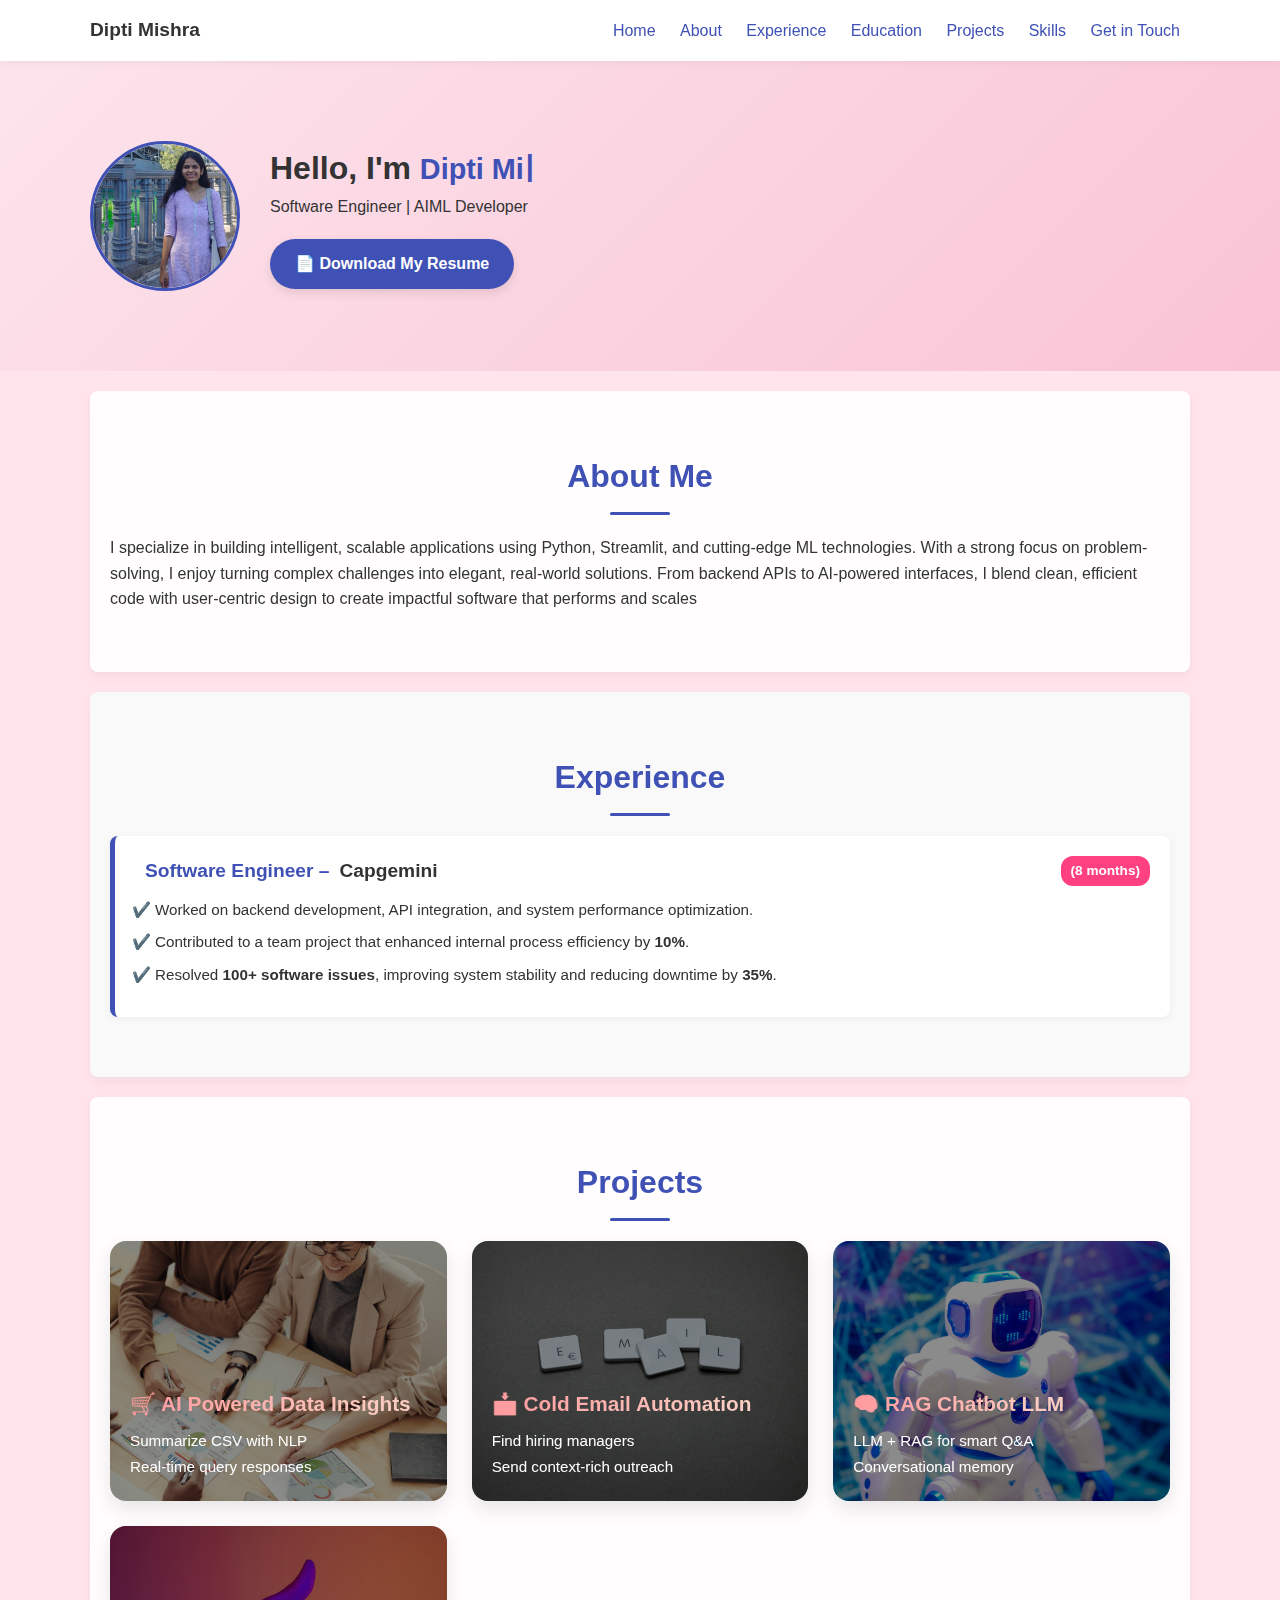
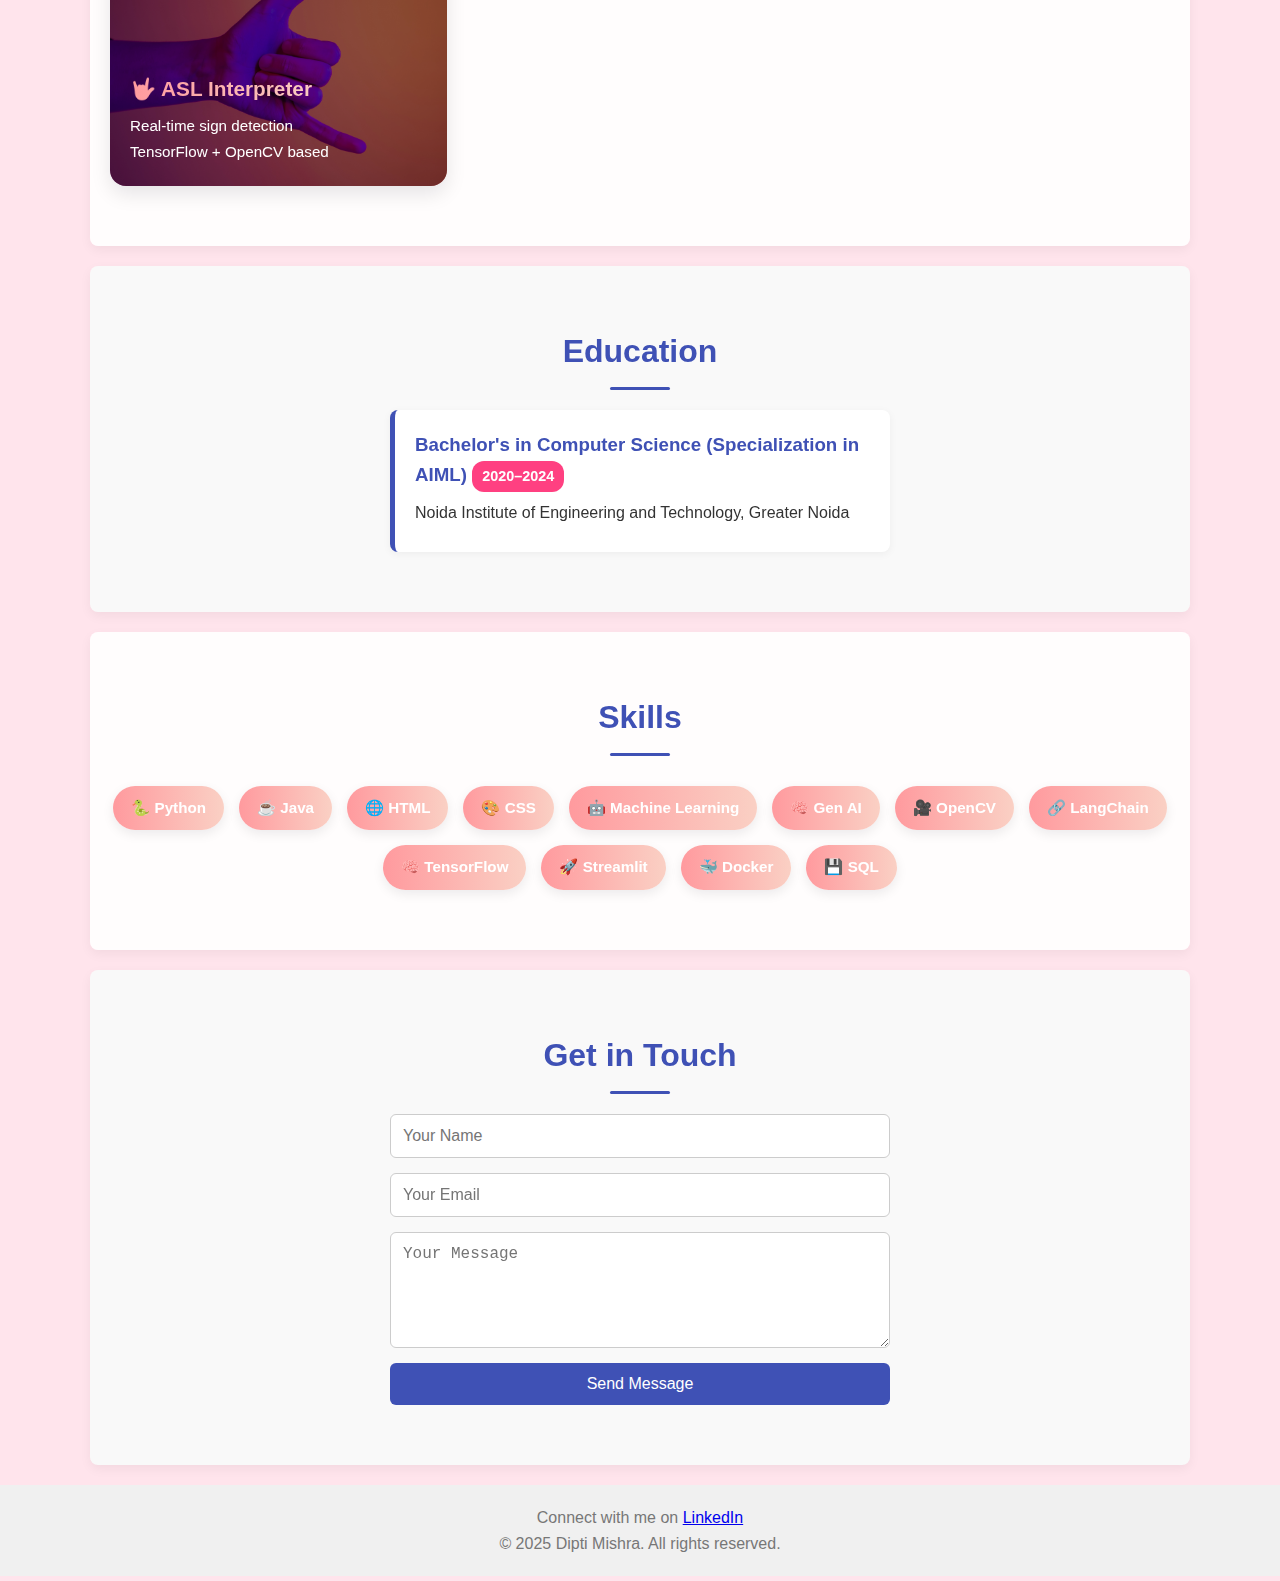
<file: MyP/index.html>
<!DOCTYPE html>
<html lang="en">
<head>
  <meta charset="UTF-8" />
  <meta name="viewport" content="width=device-width, initial-scale=1.0" />
  <title>Dipti Mishra | Portfolio</title>
  <link rel="stylesheet" href="style.css" />
</head>
<body>

  <!-- Navbar -->
  <nav class="navbar">
    <div class="nav-container">
      <span class="logo">Dipti Mishra</span>
      <div class="nav-links">
        <a href="#home">Home</a>
        <a href="#about">About</a>
        <a href="#experience">Experience</a>
        <a href="#education">Education</a>
        <a href="#projects">Projects</a>
        <a href="#skills">Skills</a>
        <a href="#contact">Get in Touch</a>
      </div>
    </div>
  </nav>

  <!--Section -->
  <header id="home">
    <div class="hero-bg">
      <div class="container header-content">
        <img src="assests\diptfi.jpg" alt="Dipti Mishra" class="profile-pic" />
        <div>
          <h1>Hello, I'm <span id="animated-name" class="highlight"></span></h1>
          <p>Software Engineer | AIML Developer  </p>
          <a href="DIPTIMRES.pdf" download class="btn resume-download">📄 Download My Resume</a>
        </div>
      </div>
    </div>
  </header>

  <!-- About Section -->
  <section id="about" class="section">
    <div class="container">
      <h2>About Me</h2>
      <p>I specialize in building intelligent, scalable applications using Python, Streamlit, and cutting-edge ML technologies. With a strong focus on problem-solving, I enjoy turning complex challenges into elegant, real-world solutions. From backend APIs to AI-powered interfaces, I blend clean, efficient code with user-centric design to create impactful software that performs and scales</p>
  </section>

 <!-- Experience Section -->
<section id="experience" class="section grey-bg">
  <div class="container">
    <h2>Experience</h2>
    <div class="experience-item">
      <h3><i class="fas fa-briefcase"></i> Software Engineer – <span class="company">Capgemini</span> <span class="duration">(8 months)</span></h3>
      <ul class="experience-points">
        <li>Worked on backend development, API integration, and system performance optimization.</li>
        <li>Contributed to a team project that enhanced internal process efficiency by <strong>10%</strong>.</li>
        <li>Resolved <strong>100+ software issues</strong>, improving system stability and reducing downtime by <strong>35%</strong>.</li>
      </ul>
    </div>
  </div>
</section>


  <!-- Projects Section -->
 <section id="projects" class="section">
  <div class="container">
    <h2>Projects</h2>
    <div class="project-grid custom-projects">

      <!-- Project 1 -->
      <a href="https://github.com/Dipti-24/AI_Powered_Data_Insights" target="_blank" class="custom-project-link">
        <div class="custom-project-box" style="background-image: url('assests/data.jpg');">
          <div class="overlay">
            <div class="project-info">
              <h3>🛒 AI Powered Data Insights</h3>
              <p>Summarize CSV with NLP</p>
              <p>Real-time query responses</p>
            </div>
          </div>
        </div>
      </a>

      <!-- Project 2 -->
      <a href="https://github.com/Dipti-24/COLD_EMAIL_GENERATOR" target="_blank" class="custom-project-link">
        <div class="custom-project-box" style="background-image: url('assests/email.jpg');">
          <div class="overlay">
            <div class="project-info">
              <h3>📩 Cold Email Automation</h3>
              <p>Find hiring managers</p>
              <p>Send context-rich outreach</p>
            </div>
          </div>
        </div>
      </a>

      <!-- Project 3 -->
      <a href="https://github.com/Dipti-24/RAG-CHATBOT-LLM" target="_blank" class="custom-project-link">
        <div class="custom-project-box" style="background-image: url('assests/pexels-kindelmedia-8566467.jpg');">
          <div class="overlay">
            <div class="project-info">
              <h3>🧠 RAG Chatbot LLM</h3>
              <p>LLM + RAG for smart Q&A</p>
              <p>Conversational memory</p>
            </div>
          </div>
        </div>
      </a>

      <!-- Project 4 -->
      <a href="https://github.com/Dipti-24/ASL-INTERPRETER" target="_blank" class="custom-project-link">
        <div class="custom-project-box" style="background-image: url('assests/sign.jpg');">
          <div class="overlay">
            <div class="project-info">
              <h3>🤟 ASL Interpreter</h3>
              <p>Real-time sign detection</p>
              <p>TensorFlow + OpenCV based</p>
            </div>
          </div>
        </div>
      </a>

    </div>
  </div>
</section>



<!-- Education Section -->
 <section id="education" class="section">
  <div class="container">
    <h2>Education</h2>
    <ul class="education-list">
      <li class="edu-item">
        <h3>
          Bachelor's in Computer Science (Specialization in AIML)
          <span class="edu-duration">2020–2024</span>
        </h3>
        <p>Noida Institute of Engineering and Technology, Greater Noida</p>
      </li>
    </ul>
  </div>
</section>



  
  <!-- Skills Section -->
<section id="skills" class="section">
  <div class="container">
    <h2>Skills</h2>
    <div class="skills-grid">
      <span class="skill-tag">🐍 Python</span>
      <span class="skill-tag">☕ Java</span>
      <span class="skill-tag">🌐 HTML</span>
      <span class="skill-tag">🎨 CSS</span>
      <span class="skill-tag">🤖 Machine Learning</span>
      <span class="skill-tag">🧠 Gen AI</span>
      <span class="skill-tag">🎥 OpenCV</span>
      <span class="skill-tag">🔗 LangChain</span>
      <span class="skill-tag">🧠 TensorFlow</span>
      <span class="skill-tag">🚀 Streamlit</span>
      <span class="skill-tag">🐳 Docker</span>
      <span class="skill-tag">💾 SQL</span>

    </div>
  </div>
</section>



  <!-- Contact Section -->
  <section id="contact" class="section">
    <div class="container">
      <h2>Get in Touch</h2>
      <form action="https://formspree.io/f/movwblnb" method="POST" class="contact-form">
        <input type="text" name="name" placeholder="Your Name" required />
        <input type="email" name="email" placeholder="Your Email" required />
        <textarea name="message" rows="5" placeholder="Your Message" required></textarea>
        <button type="submit">Send Message</button>
      </form>
    </div>
  </section>

  <!-- Scroll to Top Button -->
  <button id="topBtn" title="Go to top">⬆</button>

  <!-- Footer -->
  <footer>
    <div class="container">
      <p>Connect with me on <a href="https://www.linkedin.com/in/dipti-mishra-3b4954215/" target="_blank">LinkedIn</a></p>
      <p>&copy; 2025 Dipti Mishra. All rights reserved.</p>
    </div>
  </footer>

  <script src="script.js"></script>
</body>
</html>
</file>
<file: MyP/style.css>
/* Root Theme Colors */
:root {
  --primary: #3f51b5; /* Indigo accent for text and buttons */
  --secondary: #ff4081; /* Pink accent for hovers */
  --bg-start: #ffe4ec; /* Light pink for background only */
  --bg-end: #ffe4ec;
  --grey-bg: #f0f4f8;
  --text: #333;
  --white: #fff;
}

/* Reset & Base Styles */
* {
  margin: 0;
  padding: 0;
  box-sizing: border-box;
}
body {
  font-family: 'Segoe UI', sans-serif;
  background: #ffe4ec; /* Light pink background */
  color: var(--text);
  line-height: 1.6;
  scroll-behavior: smooth;
}

/* Navbar */
.navbar {
  background: var(--white);
  padding: 15px 0;
  box-shadow: 0 2px 8px rgba(0,0,0,0.05);
  position: sticky;
  top: 0;
  z-index: 999;
}
.nav-container {
  display: flex;
  justify-content: space-between;
  align-items: center;
  width: 90%;
  max-width: 1100px;
  margin: auto;
}
.nav-links a {
  margin: 0 10px;
  text-decoration: none;
  color: var(--primary);
  font-weight: 500;
}
.nav-links a:hover,
.nav-links a.active {
  text-decoration: underline;
  color: var(--secondary);
}
.logo {
  font-weight: bold;
  font-size: 1.2rem;
  color: var(--text);
}

/* Hero Section */
.hero-bg {
  background: linear-gradient(135deg, rgba(252,228,236,0.8), rgba(248,187,208,0.8));
  padding: 80px 0;
}
.header-content {
  width: 90%;
  max-width: 1100px;
  margin: auto;
  display: flex;
  align-items: center;
  gap: 30px;
  flex-wrap: wrap;
}
.profile-pic {
  width: 150px;
  height: 150px;
  object-fit: cover;
  border-radius: 50%;
  border: 3px solid var(--primary);
}
.highlight {
  color: var(--primary);
  font-weight: bold;
  font-size: 1.8rem;
  position: relative;
}
.typing::after {
  content: '|';
  animation: blink 1s infinite;
  position: absolute;
  right: -10px;
}
@keyframes blink {
  0%, 50%, 100% { opacity: 1; }
  25%, 75% { opacity: 0; }
}
.resume-download {
  display: inline-block;
  margin-top: 20px;
  background: var(--primary);
  color: white;
  padding: 12px 25px;
  border-radius: 30px;
  font-weight: bold;
  font-size: 1rem;
  text-decoration: none;
  box-shadow: 0 4px 10px rgba(0, 0, 0, 0.1);
  transition: background 0.3s ease, transform 0.3s ease;
}
.resume-download:hover {
  background: var(--secondary);
  transform: scale(1.05);
}

/* Sections */
.section {
  background: rgba(255, 255, 255, 0.9);
  backdrop-filter: blur(2px);
  border-radius: 8px;
  padding: 60px 20px;
  margin: 20px auto;
  width: 90%;
  max-width: 1100px;
  box-shadow: 0 4px 12px rgba(0, 0, 0, 0.05);
}
.section:nth-child(even) {
  background-color: #f9f9f9;
}
h2 {
  font-size: 2rem;
  color: var(--primary);
  margin-bottom: 20px;
  text-align: center;
  position: relative;
}
h2::after {
  content: '';
  display: block;
  width: 60px;
  height: 3px;
  margin: 10px auto 0;
  background: var(--primary);
  border-radius: 2px;
  animation: growBar 1s ease forwards;
}
@keyframes growBar {
  from { width: 0; opacity: 0; }
  to { width: 60px; opacity: 1; }
}


/* Skills Section */
.skills-grid {
  display: flex;
  flex-wrap: wrap;
  gap: 15px;
  justify-content: center;
  padding-top: 10px;
}

.skill-tag {
  background: linear-gradient(to right, #ff9a9e, #fad0c4);
  color: #fff;
  padding: 10px 18px;
  border-radius: 25px;
  font-size: 0.95rem;
  font-weight: 600;
  box-shadow: 0 4px 12px rgba(0, 0, 0, 0.08);
  transition: transform 0.3s ease, box-shadow 0.3s ease;
}

.skill-tag:hover {
  transform: scale(1.1);
  box-shadow: 0 6px 16px rgba(0, 0, 0, 0.12);
  cursor: pointer;
}


/* Projects */
/* Custom project layout */
/* Custom project layout */
.custom-project-link {
  display: block;
  text-decoration: none;
  color: inherit;
}

.custom-projects {
  display: grid;
  grid-template-columns: repeat(auto-fit, minmax(260px, 1fr));
  gap: 25px;
}

.custom-project-box {
  position: relative;
  height: 260px;
  border-radius: 16px;
  overflow: hidden;
  background-size: cover;
  background-position: center;
  transition: transform 0.4s ease, box-shadow 0.4s ease;
  box-shadow: 0 8px 20px rgba(0, 0, 0, 0.1);
}

.custom-project-box:hover {
  transform: scale(1.03);
  box-shadow: 0 12px 28px rgba(0, 0, 0, 0.2);
}

/* Overlay on top of image */
.overlay {
  position: absolute;
  inset: 0;
  background: rgba(0, 0, 0, 0.45);
  color: white;
  padding: 20px;
  display: flex;
  align-items: flex-end;
  transition: background 0.3s ease;
}

.project-info h3 {
  font-size: 1.3rem;
  margin-bottom: 8px;
  background: linear-gradient(to right, #ff9a9e, #fad0c4);
  -webkit-background-clip: text;
  -webkit-text-fill-color: transparent;
  font-weight: 700;
}

.project-info p {
  font-size: 0.95rem;
  margin: 2px 0;
}



/* Contact */
.contact-form {
  display: flex;
  flex-direction: column;
  gap: 15px;
  width: 100%;
  max-width: 500px;
  margin: auto;
}
.contact-form input,
.contact-form textarea {
  padding: 12px;
  border: 1px solid #ccc;
  border-radius: 6px;
  font-size: 1rem;
}
.contact-form button {
  background: var(--primary);
  color: white;
  padding: 12px;
  border: none;
  font-size: 1rem;
  cursor: pointer;
  border-radius: 6px;
  transition: background 0.3s ease;
}
.contact-form button:hover {
  background: var(--secondary);
}

/* Scroll-to-top button */
#topBtn {
  position: fixed;
  bottom: 25px;
  right: 25px;
  background: var(--primary);
  color: white;
  border: none;
  padding: 12px 15px;
  border-radius: 50%;
  font-size: 1.5rem;
  cursor: pointer;
  display: none;
  box-shadow: 0 4px 10px rgba(0,0,0,0.2);
  z-index: 999;
  transition: background 0.3s ease;
}
#topBtn:hover {
  background: var(--secondary);
}

/* Footer */
footer {
  text-align: center;
  padding: 20px;
  background: #f0f0f0;
  color: #777;
}

/* Scroll Animation */
.fade-hidden {
  opacity: 0;
  transform: translateY(40px);
  transition: opacity 0.8s ease-out, transform 0.8s ease-out;
}
.fade-in {
  opacity: 1;
  transform: translateY(0);
}

/* Education List Styles */
.education-list {
  list-style: none;
  display: flex;
  justify-content: center;
  padding: 0;
}

.edu-item {
  background: #fff;
  border-left: 5px solid var(--primary);
  padding: 20px;
  border-radius: 8px;
  box-shadow: 0 2px 8px rgba(0,0,0,0.05);
  max-width: 500px;
  text-align: left;
  transition: transform 0.3s ease, box-shadow 0.3s ease;
}

.edu-item h3 {
  margin-bottom: 8px;
  color: var(--primary);
}



.edu-item p {
  margin-bottom: 6px;
  font-weight: 500;
}

.edu-duration {
  display: inline-block;
  background: var(--secondary);
  color: white;
  padding: 4px 10px;
  border-radius: 12px;
  font-size: 0.9rem;
}

.edu-item:hover {
  transform: translateY(-4px);
  box-shadow: 0 6px 16px rgba(0,0,0,0.1);
}


/* Experience Section */
.experience-item {
  background: #fff;
  border-left: 5px solid var(--primary);
  padding: 20px;
  border-radius: 8px;
  margin-top: 20px;
  box-shadow: 0 2px 8px rgba(0,0,0,0.05);
  transition: transform 0.3s ease, box-shadow 0.3s ease;
}

.experience-item:hover {
  transform: translateY(-4px);
  box-shadow: 0 6px 16px rgba(0,0,0,0.1);
}

.experience-item h3 {
  font-size: 1.2rem;
  margin-bottom: 12px;
  color: var(--primary);
  display: flex;
  align-items: center;
  gap: 10px;
}

.company {
  font-weight: bold;
  color: var(--text);
}

.duration {
  background: var(--secondary);
  color: white;
  padding: 4px 10px;
  font-size: 0.85rem;
  border-radius: 12px;
  margin-left: auto;
}

.experience-points {
  list-style-type: "✔️ ";
  padding-left: 20px;
  font-size: 0.95rem;
  line-height: 1.5;
}

.experience-points li {
  margin-bottom: 10px;
}
</file>
